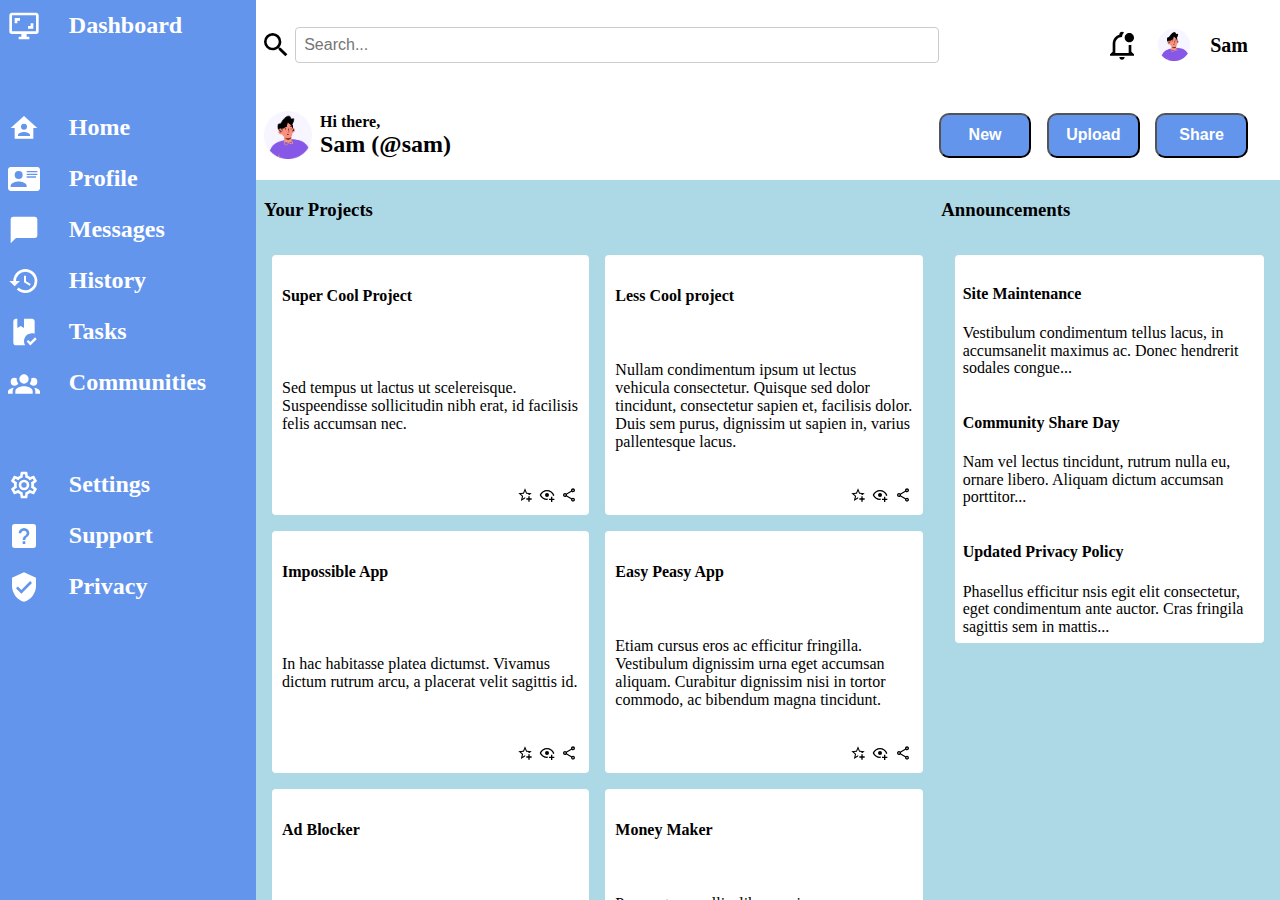
<file: index.html>
<!DOCTYPE html>
<html lang="en">
<head>
    <meta charset="UTF-8">
    <meta name="viewport" content="width=device-width, initial-scale=1.0">
    <link rel="stylesheet" href="style.css">
    <title>Admin Homepage</title>
</head>
<body>
    <div id="container">
        <div id="header">
            <div id="search-bar">
                <svg id="search-button" xmlns="http://www.w3.org/2000/svg" viewBox="0 0 24 24"><path d="M9.5,3A6.5,6.5 0 0,1 16,9.5C16,11.11 15.41,12.59 14.44,13.73L14.71,14H15.5L20.5,19L19,20.5L14,15.5V14.71L13.73,14.44C12.59,15.41 11.11,16 9.5,16A6.5,6.5 0 0,1 3,9.5A6.5,6.5 0 0,1 9.5,3M9.5,5C7,5 5,7 5,9.5C5,12 7,14 9.5,14C12,14 14,12 14,9.5C14,7 12,5 9.5,5Z" /></svg>
                <input type="text" placeholder="Search..." />
            </div>
            <div id="profile-header">
                <img id="my-avatar" src="images/my-avagar.png" alt="">
                <div>
                    <p id="greeting">Hi there,</p>
                    <p id="user">Sam (@sam)</p>
                </div>
            </div>
            <div id="profile-notifications">
                <svg id="notification-icon" xmlns="http://www.w3.org/2000/svg" viewBox="0 0 24 24"><path d="M19 17V11.8C18.5 11.9 18 12 17.5 12H17V18H7V11C7 8.2 9.2 6 12 6C12.1 4.7 12.7 3.6 13.5 2.7C13.2 2.3 12.6 2 12 2C10.9 2 10 2.9 10 4V4.3C7 5.2 5 7.9 5 11V17L3 19V20H21V19L19 17M10 21C10 22.1 10.9 23 12 23S14 22.1 14 21H10M21 6.5C21 8.4 19.4 10 17.5 10S14 8.4 14 6.5 15.6 3 17.5 3 21 4.6 21 6.5" /></svg>
                <img id="my-avatar-notifications" src="images/my-avagar.png" alt="">
                <p id="profile-notification-user">Sam</p>
            </div>
            <div id="profile-actions">
                <button class="profile-action-button">New</button>
                <button class="profile-action-button">Upload</button>
                <button class="profile-action-button">Share</button>
            </div>
        </div>
        <div id="side-bar">
            <svg id="icon-dashboard" xmlns="http://www.w3.org/2000/svg" viewBox="0 0 24 24"><path d="M9,6H5V10H7V8H9M19,10H17V12H15V14H19M21,16H3V4H21M21,2H3C1.89,2 1,2.89 1,4V16A2,2 0 0,0 3,18H10V20H8V22H16V20H14V18H21A2,2 0 0,0 23,16V4C23,2.89 22.1,2 21,2" /></svg>
            <p id="text-dashboard">Dashboard</p>
            <svg id="icon-home" xmlns="http://www.w3.org/2000/svg" viewBox="0 0 24 24"><path d="M12,3L2,12H5V20H19V12H22L12,3M12,8.75A2.25,2.25 0 0,1 14.25,11A2.25,2.25 0 0,1 12,13.25A2.25,2.25 0 0,1 9.75,11A2.25,2.25 0 0,1 12,8.75M12,15C13.5,15 16.5,15.75 16.5,17.25V18H7.5V17.25C7.5,15.75 10.5,15 12,15Z" /></svg>
            <p id="text-home">Home</p>
            <svg id="icon-profile" xmlns="http://www.w3.org/2000/svg" viewBox="0 0 24 24"><path d="M2,3H22C23.05,3 24,3.95 24,5V19C24,20.05 23.05,21 22,21H2C0.95,21 0,20.05 0,19V5C0,3.95 0.95,3 2,3M14,6V7H22V6H14M14,8V9H21.5L22,9V8H14M14,10V11H21V10H14M8,13.91C6,13.91 2,15 2,17V18H14V17C14,15 10,13.91 8,13.91M8,6A3,3 0 0,0 5,9A3,3 0 0,0 8,12A3,3 0 0,0 11,9A3,3 0 0,0 8,6Z" /></svg>
            <p id="text-profile">Profile</p>
            <svg id="icon-messages" xmlns="http://www.w3.org/2000/svg" viewBox="0 0 24 24"><path d="M20,2H4A2,2 0 0,0 2,4V22L6,18H20A2,2 0 0,0 22,16V4C22,2.89 21.1,2 20,2Z" /></svg>
            <p id="text-messages">Messages</p>
            <svg id="icon-history" xmlns="http://www.w3.org/2000/svg" viewBox="0 0 24 24"><path d="M13.5,8H12V13L16.28,15.54L17,14.33L13.5,12.25V8M13,3A9,9 0 0,0 4,12H1L4.96,16.03L9,12H6A7,7 0 0,1 13,5A7,7 0 0,1 20,12A7,7 0 0,1 13,19C11.07,19 9.32,18.21 8.06,16.94L6.64,18.36C8.27,20 10.5,21 13,21A9,9 0 0,0 22,12A9,9 0 0,0 13,3" /></svg>
            <p id="text-history">History</p>
            <svg id="icon-tasks" xmlns="http://www.w3.org/2000/svg" viewBox="0 0 24 24"><path d="M16.75 22.16L14 19.16L15.16 18L16.75 19.59L20.34 16L21.5 17.41L16.75 22.16M6 22C4.89 22 4 21.1 4 20V4C4 2.89 4.89 2 6 2H7V9L9.5 7.5L12 9V2H18C19.1 2 20 2.89 20 4V13.34C19.37 13.12 18.7 13 18 13C14.69 13 12 15.69 12 19C12 20.09 12.29 21.12 12.8 22H6Z" /></svg>
            <p id="text-tasks">Tasks</p>
            <svg id="icon-communities" xmlns="http://www.w3.org/2000/svg" viewBox="0 0 24 24"><path d="M12,5.5A3.5,3.5 0 0,1 15.5,9A3.5,3.5 0 0,1 12,12.5A3.5,3.5 0 0,1 8.5,9A3.5,3.5 0 0,1 12,5.5M5,8C5.56,8 6.08,8.15 6.53,8.42C6.38,9.85 6.8,11.27 7.66,12.38C7.16,13.34 6.16,14 5,14A3,3 0 0,1 2,11A3,3 0 0,1 5,8M19,8A3,3 0 0,1 22,11A3,3 0 0,1 19,14C17.84,14 16.84,13.34 16.34,12.38C17.2,11.27 17.62,9.85 17.47,8.42C17.92,8.15 18.44,8 19,8M5.5,18.25C5.5,16.18 8.41,14.5 12,14.5C15.59,14.5 18.5,16.18 18.5,18.25V20H5.5V18.25M0,20V18.5C0,17.11 1.89,15.94 4.45,15.6C3.86,16.28 3.5,17.22 3.5,18.25V20H0M24,20H20.5V18.25C20.5,17.22 20.14,16.28 19.55,15.6C22.11,15.94 24,17.11 24,18.5V20Z" /></svg>
            <p id="text-communities">Communities</p>
            <svg id="icon-settings" xmlns="http://www.w3.org/2000/svg" viewBox="0 0 24 24"><path d="M12,8A4,4 0 0,1 16,12A4,4 0 0,1 12,16A4,4 0 0,1 8,12A4,4 0 0,1 12,8M12,10A2,2 0 0,0 10,12A2,2 0 0,0 12,14A2,2 0 0,0 14,12A2,2 0 0,0 12,10M10,22C9.75,22 9.54,21.82 9.5,21.58L9.13,18.93C8.5,18.68 7.96,18.34 7.44,17.94L4.95,18.95C4.73,19.03 4.46,18.95 4.34,18.73L2.34,15.27C2.21,15.05 2.27,14.78 2.46,14.63L4.57,12.97L4.5,12L4.57,11L2.46,9.37C2.27,9.22 2.21,8.95 2.34,8.73L4.34,5.27C4.46,5.05 4.73,4.96 4.95,5.05L7.44,6.05C7.96,5.66 8.5,5.32 9.13,5.07L9.5,2.42C9.54,2.18 9.75,2 10,2H14C14.25,2 14.46,2.18 14.5,2.42L14.87,5.07C15.5,5.32 16.04,5.66 16.56,6.05L19.05,5.05C19.27,4.96 19.54,5.05 19.66,5.27L21.66,8.73C21.79,8.95 21.73,9.22 21.54,9.37L19.43,11L19.5,12L19.43,13L21.54,14.63C21.73,14.78 21.79,15.05 21.66,15.27L19.66,18.73C19.54,18.95 19.27,19.04 19.05,18.95L16.56,17.95C16.04,18.34 15.5,18.68 14.87,18.93L14.5,21.58C14.46,21.82 14.25,22 14,22H10M11.25,4L10.88,6.61C9.68,6.86 8.62,7.5 7.85,8.39L5.44,7.35L4.69,8.65L6.8,10.2C6.4,11.37 6.4,12.64 6.8,13.8L4.68,15.36L5.43,16.66L7.86,15.62C8.63,16.5 9.68,17.14 10.87,17.38L11.24,20H12.76L13.13,17.39C14.32,17.14 15.37,16.5 16.14,15.62L18.57,16.66L19.32,15.36L17.2,13.81C17.6,12.64 17.6,11.37 17.2,10.2L19.31,8.65L18.56,7.35L16.15,8.39C15.38,7.5 14.32,6.86 13.12,6.62L12.75,4H11.25Z" /></svg>
            <p id="text-settings">Settings</p>
            <svg id="icon-support" xmlns="http://www.w3.org/2000/svg" viewBox="0 0 24 24"><path d="M11,18H13V16H11V18M12,6A4,4 0 0,0 8,10H10A2,2 0 0,1 12,8A2,2 0 0,1 14,10C14,12 11,11.75 11,15H13C13,12.75 16,12.5 16,10A4,4 0 0,0 12,6M5,3H19A2,2 0 0,1 21,5V19A2,2 0 0,1 19,21H5A2,2 0 0,1 3,19V5A2,2 0 0,1 5,3Z" /></svg>
            <p id="text-support">Support</p>
            <svg id="icon-privacy" xmlns="http://www.w3.org/2000/svg" viewBox="0 0 24 24"><path d="M10,17L6,13L7.41,11.59L10,14.17L16.59,7.58L18,9M12,1L3,5V11C3,16.55 6.84,21.74 12,23C17.16,21.74 21,16.55 21,11V5L12,1Z" /></svg>
            <p id="text-privacy">Privacy</p>
        </div>
        <div id="content-body">
            <div id="body-header">
                <h3 id="text-your-projects">Your Projects</h3>
                <h3 id="text-announcements">Announcements</h3>
            </div>
            <div id="content-area">
                <div id="projects-area">
                    <div class="project-card">
                        <h4>Super Cool Project</h4>
                        <p>
                            Sed tempus ut lactus ut scelereisque. Suspeendisse
                            sollicitudin nibh erat, id facilisis felis accumsan nec.
                        </p>
                        <div class="card-icon-section">
                            <svg xmlns="http://www.w3.org/2000/svg" viewBox="0 0 24 24"><path d="M5.8 21L7.4 14L2 9.2L9.2 8.6L12 2L14.8 8.6L22 9.2L18.8 12H18C17.3 12 16.6 12.1 15.9 12.4L18.1 10.5L13.7 10.1L12 6.1L10.3 10.1L5.9 10.5L9.2 13.4L8.2 17.7L12 15.4L12.5 15.7C12.3 16.2 12.1 16.8 12.1 17.3L5.8 21M17 14V17H14V19H17V22H19V19H22V17H19V14H17Z" /></svg>
                            <svg xmlns="http://www.w3.org/2000/svg" viewBox="0 0 24 24"><path d="M12,4.5C7,4.5 2.73,7.61 1,12C2.73,16.39 7,19.5 12,19.5C12.36,19.5 12.72,19.5 13.08,19.45C13.03,19.13 13,18.82 13,18.5C13,18.14 13.04,17.78 13.1,17.42C12.74,17.46 12.37,17.5 12,17.5C8.24,17.5 4.83,15.36 3.18,12C4.83,8.64 8.24,6.5 12,6.5C15.76,6.5 19.17,8.64 20.82,12C20.7,12.24 20.56,12.45 20.43,12.68C21.09,12.84 21.72,13.11 22.29,13.5C22.56,13 22.8,12.5 23,12C21.27,7.61 17,4.5 12,4.5M12,9A3,3 0 0,0 9,12A3,3 0 0,0 12,15A3,3 0 0,0 15,12A3,3 0 0,0 12,9M18,14.5V17.5H15V19.5H18V22.5H20V19.5H23V17.5H20V14.5H18Z" /></svg>
                            <svg xmlns="http://www.w3.org/2000/svg" viewBox="0 0 24 24"><path d="M18 16.08C17.24 16.08 16.56 16.38 16.04 16.85L8.91 12.7C8.96 12.47 9 12.24 9 12S8.96 11.53 8.91 11.3L15.96 7.19C16.5 7.69 17.21 8 18 8C19.66 8 21 6.66 21 5S19.66 2 18 2 15 3.34 15 5C15 5.24 15.04 5.47 15.09 5.7L8.04 9.81C7.5 9.31 6.79 9 6 9C4.34 9 3 10.34 3 12S4.34 15 6 15C6.79 15 7.5 14.69 8.04 14.19L15.16 18.34C15.11 18.55 15.08 18.77 15.08 19C15.08 20.61 16.39 21.91 18 21.91S20.92 20.61 20.92 19C20.92 17.39 19.61 16.08 18 16.08M18 4C18.55 4 19 4.45 19 5S18.55 6 18 6 17 5.55 17 5 17.45 4 18 4M6 13C5.45 13 5 12.55 5 12S5.45 11 6 11 7 11.45 7 12 6.55 13 6 13M18 20C17.45 20 17 19.55 17 19S17.45 18 18 18 19 18.45 19 19 18.55 20 18 20Z" /></svg>
                        </div>
                    </div>
                    <div class="project-card">
                        <h4>Less Cool project</h4>
                        <p>
                            Nullam condimentum ipsum ut lectus vehicula
                            consectetur. Quisque sed dolor tincidunt,
                            consectetur sapien et, facilisis dolor. Duis
                            sem purus, dignissim ut sapien in, varius pallentesque
                            lacus.
                        </p>
                        <div class="card-icon-section">
                            <svg xmlns="http://www.w3.org/2000/svg" viewBox="0 0 24 24"><path d="M5.8 21L7.4 14L2 9.2L9.2 8.6L12 2L14.8 8.6L22 9.2L18.8 12H18C17.3 12 16.6 12.1 15.9 12.4L18.1 10.5L13.7 10.1L12 6.1L10.3 10.1L5.9 10.5L9.2 13.4L8.2 17.7L12 15.4L12.5 15.7C12.3 16.2 12.1 16.8 12.1 17.3L5.8 21M17 14V17H14V19H17V22H19V19H22V17H19V14H17Z" /></svg>
                            <svg xmlns="http://www.w3.org/2000/svg" viewBox="0 0 24 24"><path d="M12,4.5C7,4.5 2.73,7.61 1,12C2.73,16.39 7,19.5 12,19.5C12.36,19.5 12.72,19.5 13.08,19.45C13.03,19.13 13,18.82 13,18.5C13,18.14 13.04,17.78 13.1,17.42C12.74,17.46 12.37,17.5 12,17.5C8.24,17.5 4.83,15.36 3.18,12C4.83,8.64 8.24,6.5 12,6.5C15.76,6.5 19.17,8.64 20.82,12C20.7,12.24 20.56,12.45 20.43,12.68C21.09,12.84 21.72,13.11 22.29,13.5C22.56,13 22.8,12.5 23,12C21.27,7.61 17,4.5 12,4.5M12,9A3,3 0 0,0 9,12A3,3 0 0,0 12,15A3,3 0 0,0 15,12A3,3 0 0,0 12,9M18,14.5V17.5H15V19.5H18V22.5H20V19.5H23V17.5H20V14.5H18Z" /></svg>
                            <svg xmlns="http://www.w3.org/2000/svg" viewBox="0 0 24 24"><path d="M18 16.08C17.24 16.08 16.56 16.38 16.04 16.85L8.91 12.7C8.96 12.47 9 12.24 9 12S8.96 11.53 8.91 11.3L15.96 7.19C16.5 7.69 17.21 8 18 8C19.66 8 21 6.66 21 5S19.66 2 18 2 15 3.34 15 5C15 5.24 15.04 5.47 15.09 5.7L8.04 9.81C7.5 9.31 6.79 9 6 9C4.34 9 3 10.34 3 12S4.34 15 6 15C6.79 15 7.5 14.69 8.04 14.19L15.16 18.34C15.11 18.55 15.08 18.77 15.08 19C15.08 20.61 16.39 21.91 18 21.91S20.92 20.61 20.92 19C20.92 17.39 19.61 16.08 18 16.08M18 4C18.55 4 19 4.45 19 5S18.55 6 18 6 17 5.55 17 5 17.45 4 18 4M6 13C5.45 13 5 12.55 5 12S5.45 11 6 11 7 11.45 7 12 6.55 13 6 13M18 20C17.45 20 17 19.55 17 19S17.45 18 18 18 19 18.45 19 19 18.55 20 18 20Z" /></svg>
                        </div>
                    </div>
                    <div class="project-card">
                        <h4>Impossible App</h4>
                        <p>
                            In hac habitasse platea dictumst. Vivamus dictum rutrum arcu,
                            a placerat velit sagittis id.
                        </p>
                        <div class="card-icon-section">
                            <svg xmlns="http://www.w3.org/2000/svg" viewBox="0 0 24 24"><path d="M5.8 21L7.4 14L2 9.2L9.2 8.6L12 2L14.8 8.6L22 9.2L18.8 12H18C17.3 12 16.6 12.1 15.9 12.4L18.1 10.5L13.7 10.1L12 6.1L10.3 10.1L5.9 10.5L9.2 13.4L8.2 17.7L12 15.4L12.5 15.7C12.3 16.2 12.1 16.8 12.1 17.3L5.8 21M17 14V17H14V19H17V22H19V19H22V17H19V14H17Z" /></svg>
                            <svg xmlns="http://www.w3.org/2000/svg" viewBox="0 0 24 24"><path d="M12,4.5C7,4.5 2.73,7.61 1,12C2.73,16.39 7,19.5 12,19.5C12.36,19.5 12.72,19.5 13.08,19.45C13.03,19.13 13,18.82 13,18.5C13,18.14 13.04,17.78 13.1,17.42C12.74,17.46 12.37,17.5 12,17.5C8.24,17.5 4.83,15.36 3.18,12C4.83,8.64 8.24,6.5 12,6.5C15.76,6.5 19.17,8.64 20.82,12C20.7,12.24 20.56,12.45 20.43,12.68C21.09,12.84 21.72,13.11 22.29,13.5C22.56,13 22.8,12.5 23,12C21.27,7.61 17,4.5 12,4.5M12,9A3,3 0 0,0 9,12A3,3 0 0,0 12,15A3,3 0 0,0 15,12A3,3 0 0,0 12,9M18,14.5V17.5H15V19.5H18V22.5H20V19.5H23V17.5H20V14.5H18Z" /></svg>
                            <svg xmlns="http://www.w3.org/2000/svg" viewBox="0 0 24 24"><path d="M18 16.08C17.24 16.08 16.56 16.38 16.04 16.85L8.91 12.7C8.96 12.47 9 12.24 9 12S8.96 11.53 8.91 11.3L15.96 7.19C16.5 7.69 17.21 8 18 8C19.66 8 21 6.66 21 5S19.66 2 18 2 15 3.34 15 5C15 5.24 15.04 5.47 15.09 5.7L8.04 9.81C7.5 9.31 6.79 9 6 9C4.34 9 3 10.34 3 12S4.34 15 6 15C6.79 15 7.5 14.69 8.04 14.19L15.16 18.34C15.11 18.55 15.08 18.77 15.08 19C15.08 20.61 16.39 21.91 18 21.91S20.92 20.61 20.92 19C20.92 17.39 19.61 16.08 18 16.08M18 4C18.55 4 19 4.45 19 5S18.55 6 18 6 17 5.55 17 5 17.45 4 18 4M6 13C5.45 13 5 12.55 5 12S5.45 11 6 11 7 11.45 7 12 6.55 13 6 13M18 20C17.45 20 17 19.55 17 19S17.45 18 18 18 19 18.45 19 19 18.55 20 18 20Z" /></svg>
                        </div>
                    </div>
                    <div class="project-card">
                        <h4>Easy Peasy App</h4>
                        <p>
                            Etiam cursus eros ac efficitur fringilla. Vestibulum dignissim
                            urna eget accumsan aliquam. Curabitur dignissim nisi in tortor
                            commodo, ac bibendum magna tincidunt.
                        </p>
                        <div class="card-icon-section">
                            <svg xmlns="http://www.w3.org/2000/svg" viewBox="0 0 24 24"><path d="M5.8 21L7.4 14L2 9.2L9.2 8.6L12 2L14.8 8.6L22 9.2L18.8 12H18C17.3 12 16.6 12.1 15.9 12.4L18.1 10.5L13.7 10.1L12 6.1L10.3 10.1L5.9 10.5L9.2 13.4L8.2 17.7L12 15.4L12.5 15.7C12.3 16.2 12.1 16.8 12.1 17.3L5.8 21M17 14V17H14V19H17V22H19V19H22V17H19V14H17Z" /></svg>
                            <svg xmlns="http://www.w3.org/2000/svg" viewBox="0 0 24 24"><path d="M12,4.5C7,4.5 2.73,7.61 1,12C2.73,16.39 7,19.5 12,19.5C12.36,19.5 12.72,19.5 13.08,19.45C13.03,19.13 13,18.82 13,18.5C13,18.14 13.04,17.78 13.1,17.42C12.74,17.46 12.37,17.5 12,17.5C8.24,17.5 4.83,15.36 3.18,12C4.83,8.64 8.24,6.5 12,6.5C15.76,6.5 19.17,8.64 20.82,12C20.7,12.24 20.56,12.45 20.43,12.68C21.09,12.84 21.72,13.11 22.29,13.5C22.56,13 22.8,12.5 23,12C21.27,7.61 17,4.5 12,4.5M12,9A3,3 0 0,0 9,12A3,3 0 0,0 12,15A3,3 0 0,0 15,12A3,3 0 0,0 12,9M18,14.5V17.5H15V19.5H18V22.5H20V19.5H23V17.5H20V14.5H18Z" /></svg>
                            <svg xmlns="http://www.w3.org/2000/svg" viewBox="0 0 24 24"><path d="M18 16.08C17.24 16.08 16.56 16.38 16.04 16.85L8.91 12.7C8.96 12.47 9 12.24 9 12S8.96 11.53 8.91 11.3L15.96 7.19C16.5 7.69 17.21 8 18 8C19.66 8 21 6.66 21 5S19.66 2 18 2 15 3.34 15 5C15 5.24 15.04 5.47 15.09 5.7L8.04 9.81C7.5 9.31 6.79 9 6 9C4.34 9 3 10.34 3 12S4.34 15 6 15C6.79 15 7.5 14.69 8.04 14.19L15.16 18.34C15.11 18.55 15.08 18.77 15.08 19C15.08 20.61 16.39 21.91 18 21.91S20.92 20.61 20.92 19C20.92 17.39 19.61 16.08 18 16.08M18 4C18.55 4 19 4.45 19 5S18.55 6 18 6 17 5.55 17 5 17.45 4 18 4M6 13C5.45 13 5 12.55 5 12S5.45 11 6 11 7 11.45 7 12 6.55 13 6 13M18 20C17.45 20 17 19.55 17 19S17.45 18 18 18 19 18.45 19 19 18.55 20 18 20Z" /></svg>
                        </div>
                    </div>
                    <div class="project-card">
                        <h4>Ad Blocker</h4>
                        <p>
                            Quisque eget rutrum nisl. Nam augue justo, cursus vitae metus vel,
                            pharetra hendrerit felis. Aliquam sed malesuada eros.
                        </p>
                        <div class="card-icon-section">
                            <svg xmlns="http://www.w3.org/2000/svg" viewBox="0 0 24 24"><path d="M5.8 21L7.4 14L2 9.2L9.2 8.6L12 2L14.8 8.6L22 9.2L18.8 12H18C17.3 12 16.6 12.1 15.9 12.4L18.1 10.5L13.7 10.1L12 6.1L10.3 10.1L5.9 10.5L9.2 13.4L8.2 17.7L12 15.4L12.5 15.7C12.3 16.2 12.1 16.8 12.1 17.3L5.8 21M17 14V17H14V19H17V22H19V19H22V17H19V14H17Z" /></svg>
                            <svg xmlns="http://www.w3.org/2000/svg" viewBox="0 0 24 24"><path d="M12,4.5C7,4.5 2.73,7.61 1,12C2.73,16.39 7,19.5 12,19.5C12.36,19.5 12.72,19.5 13.08,19.45C13.03,19.13 13,18.82 13,18.5C13,18.14 13.04,17.78 13.1,17.42C12.74,17.46 12.37,17.5 12,17.5C8.24,17.5 4.83,15.36 3.18,12C4.83,8.64 8.24,6.5 12,6.5C15.76,6.5 19.17,8.64 20.82,12C20.7,12.24 20.56,12.45 20.43,12.68C21.09,12.84 21.72,13.11 22.29,13.5C22.56,13 22.8,12.5 23,12C21.27,7.61 17,4.5 12,4.5M12,9A3,3 0 0,0 9,12A3,3 0 0,0 12,15A3,3 0 0,0 15,12A3,3 0 0,0 12,9M18,14.5V17.5H15V19.5H18V22.5H20V19.5H23V17.5H20V14.5H18Z" /></svg>
                            <svg xmlns="http://www.w3.org/2000/svg" viewBox="0 0 24 24"><path d="M18 16.08C17.24 16.08 16.56 16.38 16.04 16.85L8.91 12.7C8.96 12.47 9 12.24 9 12S8.96 11.53 8.91 11.3L15.96 7.19C16.5 7.69 17.21 8 18 8C19.66 8 21 6.66 21 5S19.66 2 18 2 15 3.34 15 5C15 5.24 15.04 5.47 15.09 5.7L8.04 9.81C7.5 9.31 6.79 9 6 9C4.34 9 3 10.34 3 12S4.34 15 6 15C6.79 15 7.5 14.69 8.04 14.19L15.16 18.34C15.11 18.55 15.08 18.77 15.08 19C15.08 20.61 16.39 21.91 18 21.91S20.92 20.61 20.92 19C20.92 17.39 19.61 16.08 18 16.08M18 4C18.55 4 19 4.45 19 5S18.55 6 18 6 17 5.55 17 5 17.45 4 18 4M6 13C5.45 13 5 12.55 5 12S5.45 11 6 11 7 11.45 7 12 6.55 13 6 13M18 20C17.45 20 17 19.55 17 19S17.45 18 18 18 19 18.45 19 19 18.55 20 18 20Z" /></svg>
                        </div>
                    </div>
                    <div class="project-card">
                        <h4>Money Maker</h4>
                        <p>
                            Praesent convallis, libero quis congue elementum, nunc ante 
                            faucibus sapien, ac scelerisque tortor purus sit amet ex.
                            Pellentesque mollis nec sem vel aliquam.
                        </p>
                        <div class="card-icon-section">
                            <svg xmlns="http://www.w3.org/2000/svg" viewBox="0 0 24 24"><path d="M5.8 21L7.4 14L2 9.2L9.2 8.6L12 2L14.8 8.6L22 9.2L18.8 12H18C17.3 12 16.6 12.1 15.9 12.4L18.1 10.5L13.7 10.1L12 6.1L10.3 10.1L5.9 10.5L9.2 13.4L8.2 17.7L12 15.4L12.5 15.7C12.3 16.2 12.1 16.8 12.1 17.3L5.8 21M17 14V17H14V19H17V22H19V19H22V17H19V14H17Z" /></svg>
                            <svg xmlns="http://www.w3.org/2000/svg" viewBox="0 0 24 24"><path d="M12,4.5C7,4.5 2.73,7.61 1,12C2.73,16.39 7,19.5 12,19.5C12.36,19.5 12.72,19.5 13.08,19.45C13.03,19.13 13,18.82 13,18.5C13,18.14 13.04,17.78 13.1,17.42C12.74,17.46 12.37,17.5 12,17.5C8.24,17.5 4.83,15.36 3.18,12C4.83,8.64 8.24,6.5 12,6.5C15.76,6.5 19.17,8.64 20.82,12C20.7,12.24 20.56,12.45 20.43,12.68C21.09,12.84 21.72,13.11 22.29,13.5C22.56,13 22.8,12.5 23,12C21.27,7.61 17,4.5 12,4.5M12,9A3,3 0 0,0 9,12A3,3 0 0,0 12,15A3,3 0 0,0 15,12A3,3 0 0,0 12,9M18,14.5V17.5H15V19.5H18V22.5H20V19.5H23V17.5H20V14.5H18Z" /></svg>
                            <svg xmlns="http://www.w3.org/2000/svg" viewBox="0 0 24 24"><path d="M18 16.08C17.24 16.08 16.56 16.38 16.04 16.85L8.91 12.7C8.96 12.47 9 12.24 9 12S8.96 11.53 8.91 11.3L15.96 7.19C16.5 7.69 17.21 8 18 8C19.66 8 21 6.66 21 5S19.66 2 18 2 15 3.34 15 5C15 5.24 15.04 5.47 15.09 5.7L8.04 9.81C7.5 9.31 6.79 9 6 9C4.34 9 3 10.34 3 12S4.34 15 6 15C6.79 15 7.5 14.69 8.04 14.19L15.16 18.34C15.11 18.55 15.08 18.77 15.08 19C15.08 20.61 16.39 21.91 18 21.91S20.92 20.61 20.92 19C20.92 17.39 19.61 16.08 18 16.08M18 4C18.55 4 19 4.45 19 5S18.55 6 18 6 17 5.55 17 5 17.45 4 18 4M6 13C5.45 13 5 12.55 5 12S5.45 11 6 11 7 11.45 7 12 6.55 13 6 13M18 20C17.45 20 17 19.55 17 19S17.45 18 18 18 19 18.45 19 19 18.55 20 18 20Z" /></svg>
                        </div>
                    </div>
                </div>
                <div id="content-side-bar">
                    <div id="side-bar-announcements">
                        <div class="side-bar-announcement-section">
                            <h4>Site Maintenance</h4>
                            <p>
                                Vestibulum condimentum tellus lacus, in accumsanelit 
                                maximus ac. Donec hendrerit sodales congue...
                            </p>
                        </div>
                        <div class="side-bar-announcement-section">
                            <h4>Community Share Day</h4>
                            <p>
                                Nam vel lectus tincidunt, rutrum nulla eu, ornare libero.
                                Aliquam dictum accumsan porttitor...
                            </p>
                        </div>
                        <div class="side-bar-announcement-section">
                            <h4>Updated Privacy Policy</h4>
                            <p>
                                Phasellus efficitur nsis egit elit consectetur,
                                eget condimentum ante auctor. Cras fringila sagittis sem
                                in mattis...
                            </p>
                        </div>
                    </div>
                    
                </div>
            </div>
        </div>
    </div>
</body>
</html>
</file>
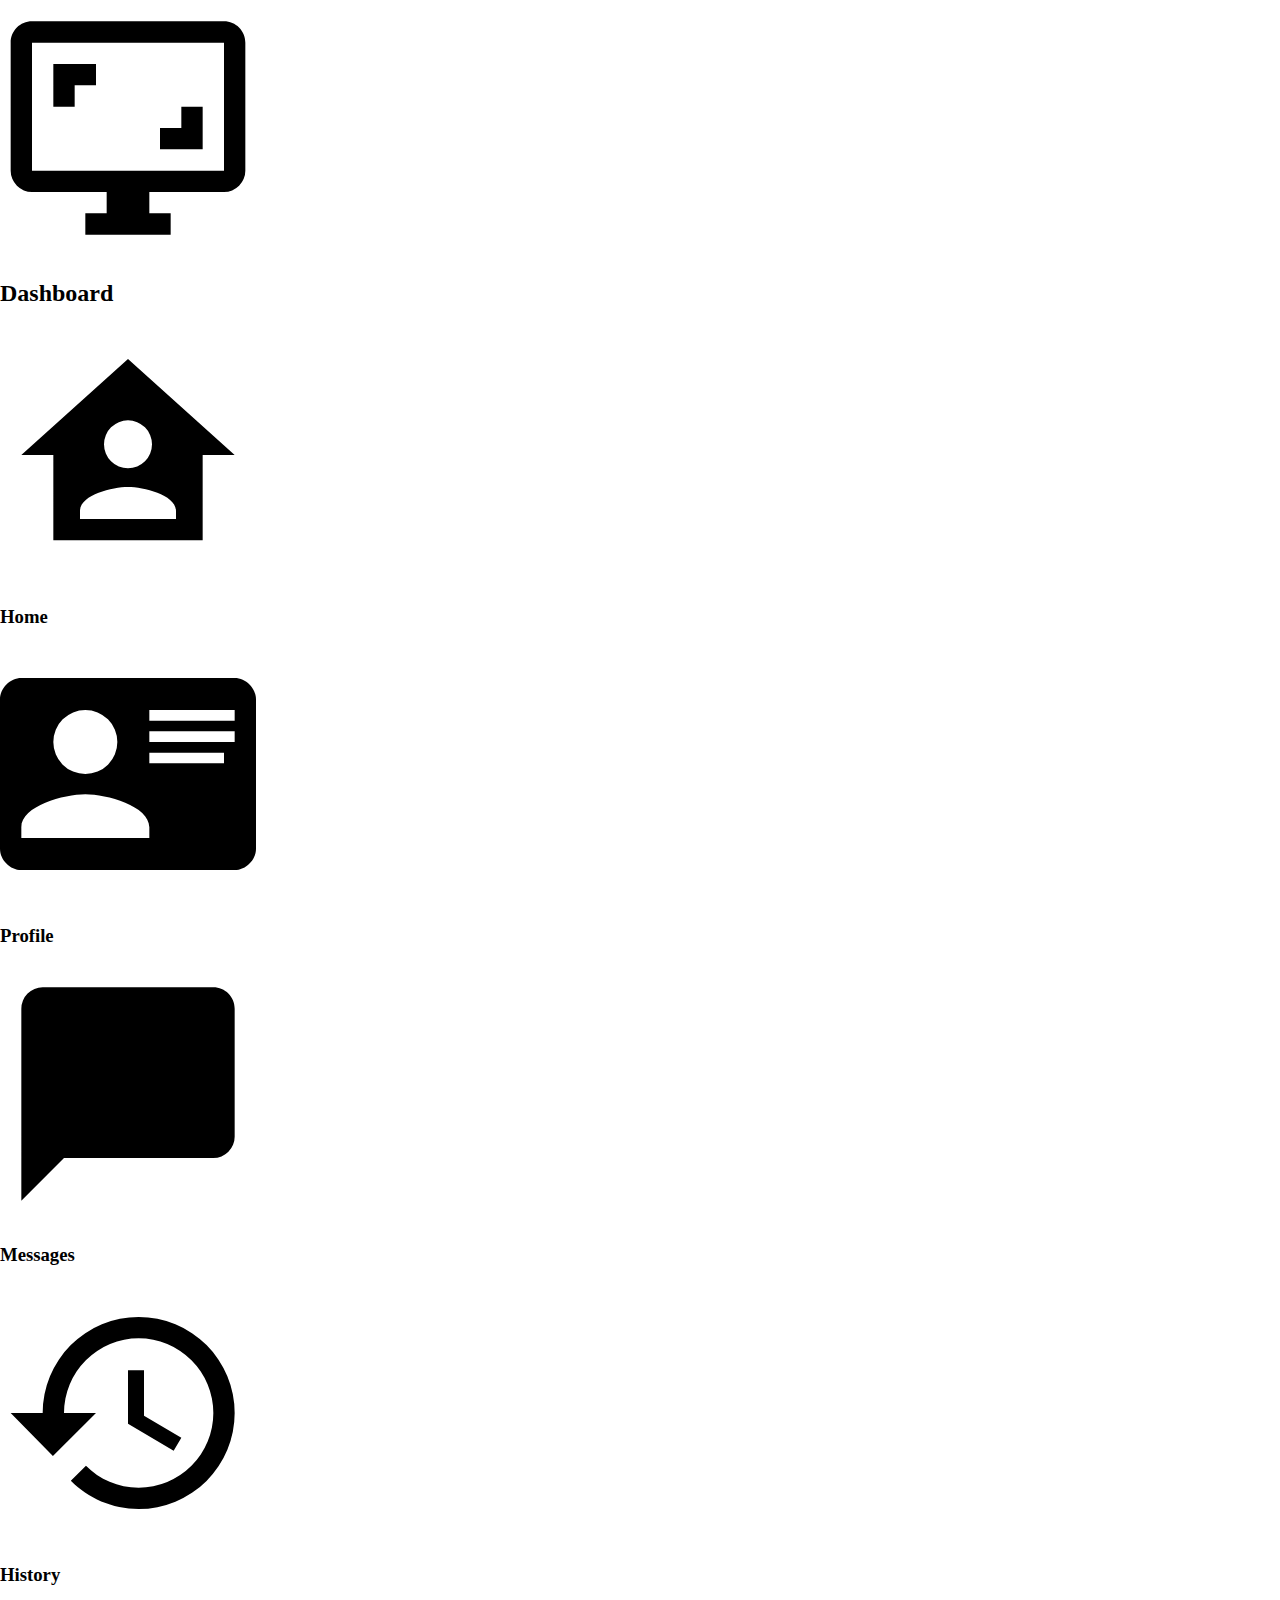
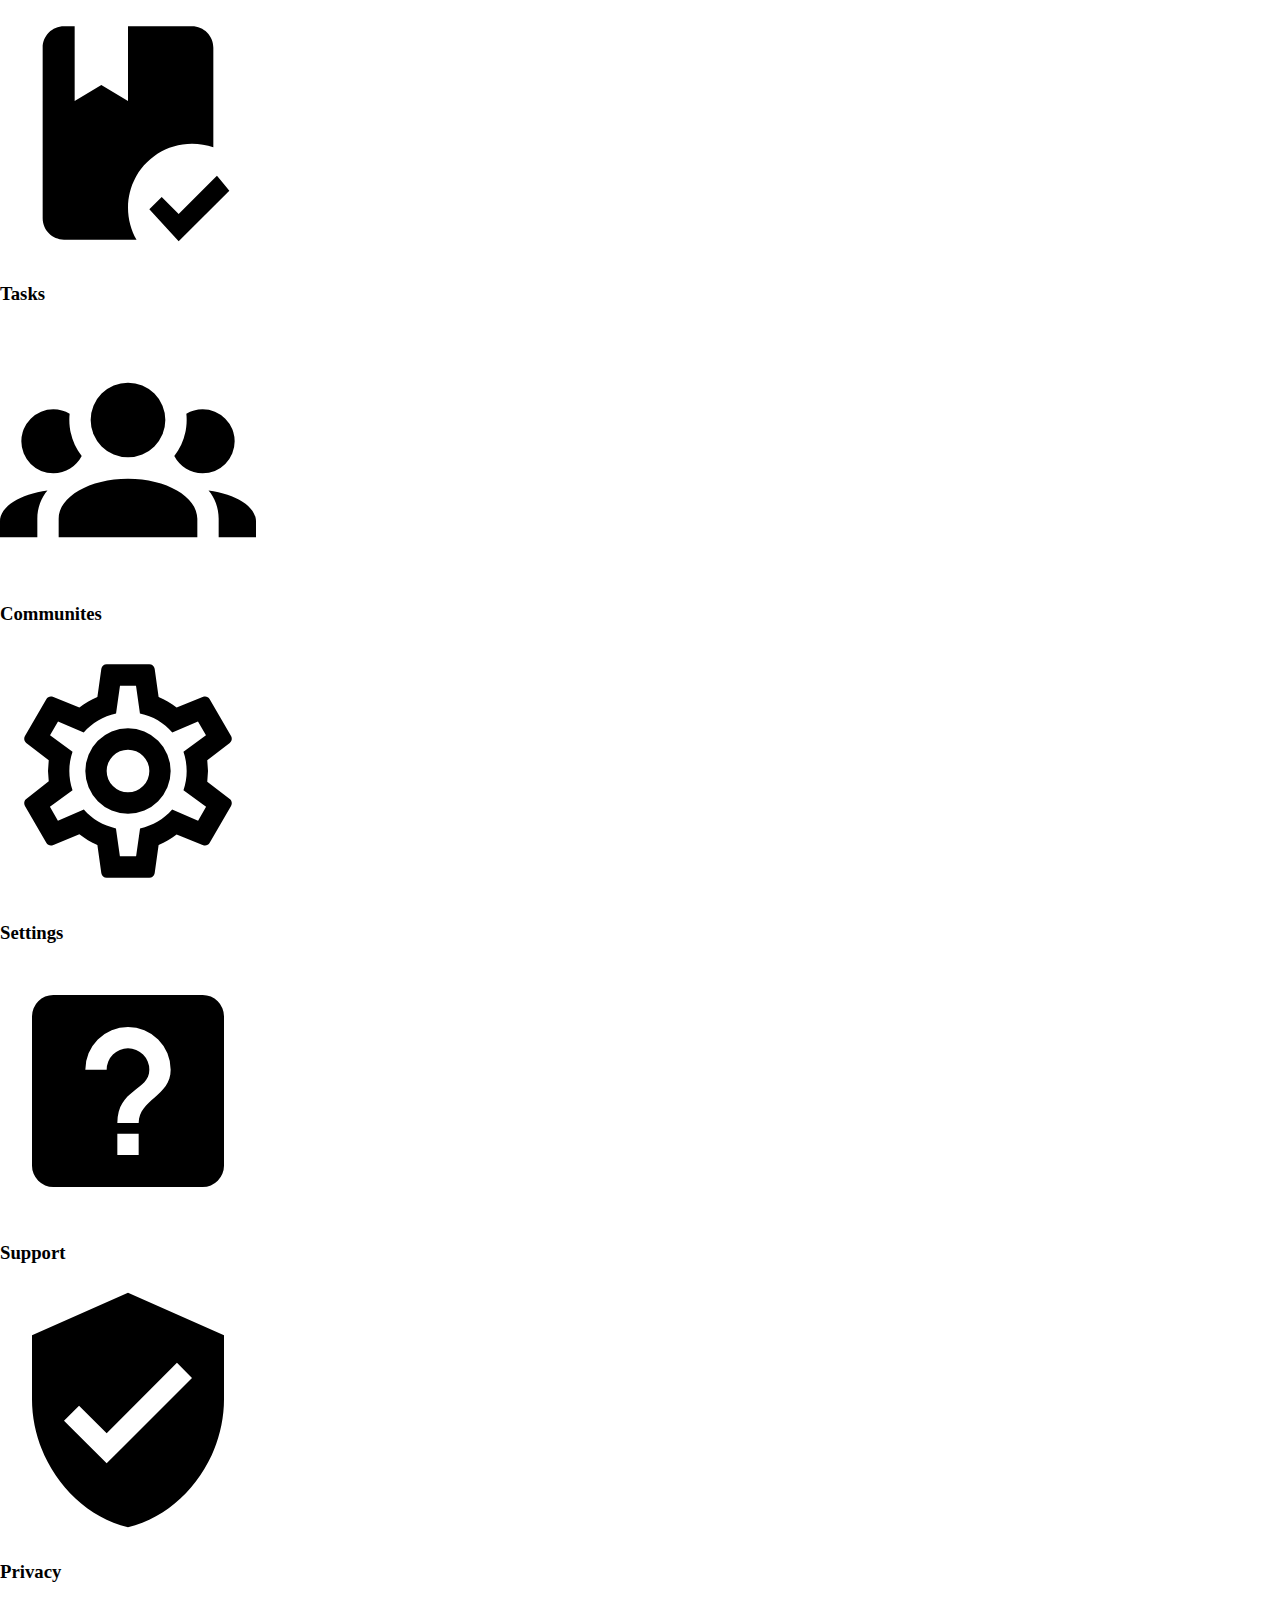
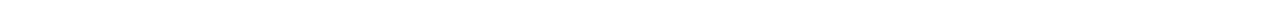
<file: index-backup.html>
<!DOCTYPE html>
<html lang="en">
<head>
    <meta charset="UTF-8">
    <meta name="viewport" content="width=device-width, initial-scale=1.0">
    <link rel="stylesheet" href="style.css">
    <title>Admin Homepage</title>
</head>
<body>
    <div id="container">
        <div id="left-pane">
            <div class="left-pane-header">
                <svg class="dashboard-icon" xmlns="http://www.w3.org/2000/svg" viewBox="0 0 24 24"><path d="M9,6H5V10H7V8H9M19,10H17V12H15V14H19M21,16H3V4H21M21,2H3C1.89,2 1,2.89 1,4V16A2,2 0 0,0 3,18H10V20H8V22H16V20H14V18H21A2,2 0 0,0 23,16V4C23,2.89 22.1,2 21,2" /></svg>
                <h2>Dashboard</h2>
            </div>
            <div class="left-pane-menu">
                <div>
                    <svg class="menu-icon" xmlns="http://www.w3.org/2000/svg" viewBox="0 0 24 24"><path d="M12,3L2,12H5V20H19V12H22L12,3M12,8.75A2.25,2.25 0 0,1 14.25,11A2.25,2.25 0 0,1 12,13.25A2.25,2.25 0 0,1 9.75,11A2.25,2.25 0 0,1 12,8.75M12,15C13.5,15 16.5,15.75 16.5,17.25V18H7.5V17.25C7.5,15.75 10.5,15 12,15Z" /></svg>
                    <h3>Home</h3>
                </div>
                <div>
                    <svg class="menu-icon" xmlns="http://www.w3.org/2000/svg" viewBox="0 0 24 24"><path d="M2,3H22C23.05,3 24,3.95 24,5V19C24,20.05 23.05,21 22,21H2C0.95,21 0,20.05 0,19V5C0,3.95 0.95,3 2,3M14,6V7H22V6H14M14,8V9H21.5L22,9V8H14M14,10V11H21V10H14M8,13.91C6,13.91 2,15 2,17V18H14V17C14,15 10,13.91 8,13.91M8,6A3,3 0 0,0 5,9A3,3 0 0,0 8,12A3,3 0 0,0 11,9A3,3 0 0,0 8,6Z" /></svg>
                    <h3>Profile</h3>
                </div>
                <div>
                    <svg class="menu-icon" xmlns="http://www.w3.org/2000/svg" viewBox="0 0 24 24"><path d="M20,2H4A2,2 0 0,0 2,4V22L6,18H20A2,2 0 0,0 22,16V4C22,2.89 21.1,2 20,2Z" /></svg>
                    <h3>Messages</h3>
                </div>
                <div>
                    <svg class="menu-icon" xmlns="http://www.w3.org/2000/svg" viewBox="0 0 24 24"><path d="M13.5,8H12V13L16.28,15.54L17,14.33L13.5,12.25V8M13,3A9,9 0 0,0 4,12H1L4.96,16.03L9,12H6A7,7 0 0,1 13,5A7,7 0 0,1 20,12A7,7 0 0,1 13,19C11.07,19 9.32,18.21 8.06,16.94L6.64,18.36C8.27,20 10.5,21 13,21A9,9 0 0,0 22,12A9,9 0 0,0 13,3" /></svg>
                    <h3>History</h3>
                </div>
                <div>
                    <svg class="menu-icon" xmlns="http://www.w3.org/2000/svg" viewBox="0 0 24 24"><path d="M16.75 22.16L14 19.16L15.16 18L16.75 19.59L20.34 16L21.5 17.41L16.75 22.16M6 22C4.89 22 4 21.1 4 20V4C4 2.89 4.89 2 6 2H7V9L9.5 7.5L12 9V2H18C19.1 2 20 2.89 20 4V13.34C19.37 13.12 18.7 13 18 13C14.69 13 12 15.69 12 19C12 20.09 12.29 21.12 12.8 22H6Z" /></svg>
                    <h3>Tasks</h3>
                </div>
                <div>
                    <svg class="menu-icon" xmlns="http://www.w3.org/2000/svg" viewBox="0 0 24 24"><path d="M12,5.5A3.5,3.5 0 0,1 15.5,9A3.5,3.5 0 0,1 12,12.5A3.5,3.5 0 0,1 8.5,9A3.5,3.5 0 0,1 12,5.5M5,8C5.56,8 6.08,8.15 6.53,8.42C6.38,9.85 6.8,11.27 7.66,12.38C7.16,13.34 6.16,14 5,14A3,3 0 0,1 2,11A3,3 0 0,1 5,8M19,8A3,3 0 0,1 22,11A3,3 0 0,1 19,14C17.84,14 16.84,13.34 16.34,12.38C17.2,11.27 17.62,9.85 17.47,8.42C17.92,8.15 18.44,8 19,8M5.5,18.25C5.5,16.18 8.41,14.5 12,14.5C15.59,14.5 18.5,16.18 18.5,18.25V20H5.5V18.25M0,20V18.5C0,17.11 1.89,15.94 4.45,15.6C3.86,16.28 3.5,17.22 3.5,18.25V20H0M24,20H20.5V18.25C20.5,17.22 20.14,16.28 19.55,15.6C22.11,15.94 24,17.11 24,18.5V20Z" /></svg>
                    <h3>Communites</h3>
                </div>
            </div>
            <div class="left-pane-settings">
                <div>
                    <svg class="menu-icon" xmlns="http://www.w3.org/2000/svg" viewBox="0 0 24 24"><path d="M12,8A4,4 0 0,1 16,12A4,4 0 0,1 12,16A4,4 0 0,1 8,12A4,4 0 0,1 12,8M12,10A2,2 0 0,0 10,12A2,2 0 0,0 12,14A2,2 0 0,0 14,12A2,2 0 0,0 12,10M10,22C9.75,22 9.54,21.82 9.5,21.58L9.13,18.93C8.5,18.68 7.96,18.34 7.44,17.94L4.95,18.95C4.73,19.03 4.46,18.95 4.34,18.73L2.34,15.27C2.21,15.05 2.27,14.78 2.46,14.63L4.57,12.97L4.5,12L4.57,11L2.46,9.37C2.27,9.22 2.21,8.95 2.34,8.73L4.34,5.27C4.46,5.05 4.73,4.96 4.95,5.05L7.44,6.05C7.96,5.66 8.5,5.32 9.13,5.07L9.5,2.42C9.54,2.18 9.75,2 10,2H14C14.25,2 14.46,2.18 14.5,2.42L14.87,5.07C15.5,5.32 16.04,5.66 16.56,6.05L19.05,5.05C19.27,4.96 19.54,5.05 19.66,5.27L21.66,8.73C21.79,8.95 21.73,9.22 21.54,9.37L19.43,11L19.5,12L19.43,13L21.54,14.63C21.73,14.78 21.79,15.05 21.66,15.27L19.66,18.73C19.54,18.95 19.27,19.04 19.05,18.95L16.56,17.95C16.04,18.34 15.5,18.68 14.87,18.93L14.5,21.58C14.46,21.82 14.25,22 14,22H10M11.25,4L10.88,6.61C9.68,6.86 8.62,7.5 7.85,8.39L5.44,7.35L4.69,8.65L6.8,10.2C6.4,11.37 6.4,12.64 6.8,13.8L4.68,15.36L5.43,16.66L7.86,15.62C8.63,16.5 9.68,17.14 10.87,17.38L11.24,20H12.76L13.13,17.39C14.32,17.14 15.37,16.5 16.14,15.62L18.57,16.66L19.32,15.36L17.2,13.81C17.6,12.64 17.6,11.37 17.2,10.2L19.31,8.65L18.56,7.35L16.15,8.39C15.38,7.5 14.32,6.86 13.12,6.62L12.75,4H11.25Z" /></svg>
                    <h3>Settings</h3>
                </div>
                <div>
                    <svg class="menu-icon" xmlns="http://www.w3.org/2000/svg" viewBox="0 0 24 24"><path d="M11,18H13V16H11V18M12,6A4,4 0 0,0 8,10H10A2,2 0 0,1 12,8A2,2 0 0,1 14,10C14,12 11,11.75 11,15H13C13,12.75 16,12.5 16,10A4,4 0 0,0 12,6M5,3H19A2,2 0 0,1 21,5V19A2,2 0 0,1 19,21H5A2,2 0 0,1 3,19V5A2,2 0 0,1 5,3Z" /></svg>
                    <h3>Support</h3>
                </div>
                <div>
                    <svg class="menu-icon" xmlns="http://www.w3.org/2000/svg" viewBox="0 0 24 24"><path d="M10,17L6,13L7.41,11.59L10,14.17L16.59,7.58L18,9M12,1L3,5V11C3,16.55 6.84,21.74 12,23C17.16,21.74 21,16.55 21,11V5L12,1Z" /></svg>
                    <h3>Privacy</h3>
                </div>
            </div>
        </div>
    </div>
</body>
</html>
</file>
<file: style.css>
html {
    box-sizing: border-box;
}

*, 
*::before,
*::after {
    box-sizing: inherit;
    /*outline: 1px solid black; /*Used for layout and design phase, remove when finished*/
}

html, 
body {
    height: 100vh;
    margin: 0;
}

body {
    overflow-y: auto;
}

#container {
    display: grid;
    grid-template-columns: repeat(5, 1fr);
    grid-template-rows: repeat(5, 1fr);
    height: 100vh;
    width: 100vw;
}

#header {
    display: grid;
    grid-column-start: 2;
    grid-column-end: 6;
    grid-row-start: 1;
    grid-row-end: 2;
    grid-template-columns: 2fr 1fr;
    grid-template-rows: 1fr 1fr;
    height: 20vh; /* ~1/6th of the viewport height */
    max-height: 20vh;
    overflow: hidden;
    box-shadow: 0 4px 10px rgba(0, 0, 0, .1);
}

#side-bar{
    background-color: cornflowerblue;
    display: grid;
    grid-column-start: 1;
    grid-column-end: 2;
    grid-row-start: 1;
    grid-row-end: 6;
    grid-template-columns: 1fr 4fr;
    grid-template-rows: repeat(12, minmax(0, 1fr)) 8fr;
    align-items: center;
    justify-content: center;
    padding-top: .5rem;
    padding-left: .5rem;
    padding-right: .5rem;
    gap: 1rem;
}

#side-bar > p {
    color: white;
    font-weight: bold;
    font-size: 1.5rem;
}

#side-bar > svg {
    fill: white;
    height: 2rem;
    width: 2rem;
}
#icon-dashboard {
    fill: white;
    grid-area: 1 / 1 / 2 / 2;
}

#text-dashboard {
    grid-area: 1 / 2 / 2/ 3;
}

#icon-home {
    grid-area: 3 / 1 / 4 / 2;
}

#text-home {
    grid-area: 3 / 2 / 4 / 3;
}

#icon-profile {
    grid-area: 4 / 1 / 5/ 2;
}

#text-profile{
    grid-area: 4 / 2 / 5 / 3;
}

#icon-messages{
    grid-area: 5 / 1 / 6 / 2;
}

#text-messages {
    grid-area: 5 / 2 / 6 / 3;
}

#icon-history {
    grid-area: 6 / 1 / 7 / 2;
}

#text-history {
    grid-area: 6 / 2 / 7 / 3;
}

#icon-tasks {
    grid-area: 7 / 1 / 8 / 2;
}

#text-tasks {
    grid-area: 7 / 2 / 8 / 3;
}

#icon-communities {
    grid-area: 8 / 1 / 9 / 2;
}

#text-communities {
    grid-area: 8 / 2 / 9 / 3;
}

#icon-settings {
    grid-area: 10 / 1 / 11/ 2;
}

#text-settings {
    grid-area: 10 / 2 / 11 / 3;
}

#icon-support {
    grid-area: 11 / 1 / 12 / 2;
}

#text-support {
    grid-area: 11 / 2 / 12 / 3;
}

#icon-privacy {
    grid-area: 12 / 1 / 13 / 2;
}

#text-privacy {
    grid-area: 12 / 2 / 13 / 3;
}

#content-body {
    background-color: lightblue;
    grid-column-start: 2;
    grid-column-end: 6;
    grid-row-start: 2;
    grid-row-end: 6;
    display: grid;
    grid-template-rows: auto 1fr; /* body-header + content-area */
    height: 100%;
    overflow: hidden;
}
#content-area {
    overflow-y: auto;
}

#search-bar {
    display: grid;
    grid-template-columns: auto 1fr; 
    align-items: center;              
    gap: rem;  
    grid-column-start: 1;
    grid-column-end: 2;
    grid-row-start: 1;
    grid-row-end: 2;
    gap: .2rem;
}

#search-bar input {
    padding: 0.5rem;
    font-size: 1rem;
    border: 1px solid #ccc;
    border-radius: 4px;
}

#search-button {
    height: 2rem;
    padding-left: 4px;
}

#profile-header {
    display: grid;
    grid-template-columns: auto 1fr; 
    align-items: center;  
    grid-column-start: 1;
    grid-column-end: 2;
    grid-row-start: 2;
    grid-row-end: 3;
    min-height: 0;
    gap: .5rem;  
    padding-left: .5rem;
    overflow: hidden;
}

#profile-notifications {
    display: flex;
    flex: row;
    align-items: center;
    justify-content: flex-end;
    gap: 20px;
    padding-right: 2rem;
    grid-column-start: 2;
    grid-column-end: 3;
    grid-row-start: 1;
    grid-row-end: 2;
}

#profile-notification-user {
    font-weight: bold;
    font-size: 1.25rem;
}

#notification-icon {
    height: 2rem;
}

#my-avatar-notifications {
    height: 2rem;
}

#profile-actions {
    display: flex;
    flex-direction: row;
    align-items: center;
    justify-content: space-between;
    padding-right: 2rem;
    grid-column-start: 2;
    grid-column-end: 3;
    grid-row-start: 2;
    grid-row-end: 3;
}

.profile-action-button {
    width: 30%;
    min-width: 70px;
    height: 50%;
    border-radius: 10px;
    background-color: cornflowerblue;
    color: white;
    font-weight: bold;
    font-size: 1rem;
}

#profile-header div {
    overflow: hidden;
    min-height: 0;
}

#greeting,
#user {
    font-weight: bold;
    margin: 0;
}

#user {
    font-weight: bold;
    font-size: 1.5rem;
}

#my-avatar {
    height: 3rem;
}

#body-header {
    display: grid;
    grid-template-rows: 1fr;
    grid-template-columns: 2fr 1fr;
    padding-left: .5rem;
}

#content-area {
    display: grid;
    grid-template-columns: 2fr 1fr;
    height: 100%;
    overflow: hidden;
}

#projects-area {
    display: grid;
    grid-area: 1 / 1 / 2 / 2;
    grid-auto-rows: repeat(3, 1fr);    
    grid-template-columns: repeat(2, 1fr);
    gap: 1rem;
    padding: 1rem;
    height: 100%;
    max-height: 100%;
    
}

.project-card {
    display: flex;
    flex-direction: column;
    justify-content: space-between;
    background-color: white;
    border-radius: 4px;
    padding: 10px;
    height: 100%;          /* Key: take full height of the grid cell */
}

.card-icon-section {
    display: flex;
    flex-direction: row;
    justify-content: end;
    align-items: center;
    padding: 2px;
    gap: .4rem;
}

.card-icon-section svg {
    height: 1rem;
    width: 1rem;
}

#content-side-bar {
    display: grid;
    padding: 1rem;
    grid-area: 1 / 2 / 1 / 3;
    grid-template-rows: 1fr 1fr;
}

#side-bar-announcements {
    border-radius: 4px;
    background-color: white;
}

.side-bar-announcement-section {
    display: flex;
    flex-direction: column;
    justify-content: center;
    gap: 0rem; /* Tiny spacing between header and paragraph */
    padding: 0.5rem; /* Spacing around the whole announcement */
}

.side-bar-announcement-section h3,
.side-bar-announcement-section p {
    margin: 0;
    padding: 0;
    line-height: 1.1; /* reduce line height to pull them tighter */
}
</file>
